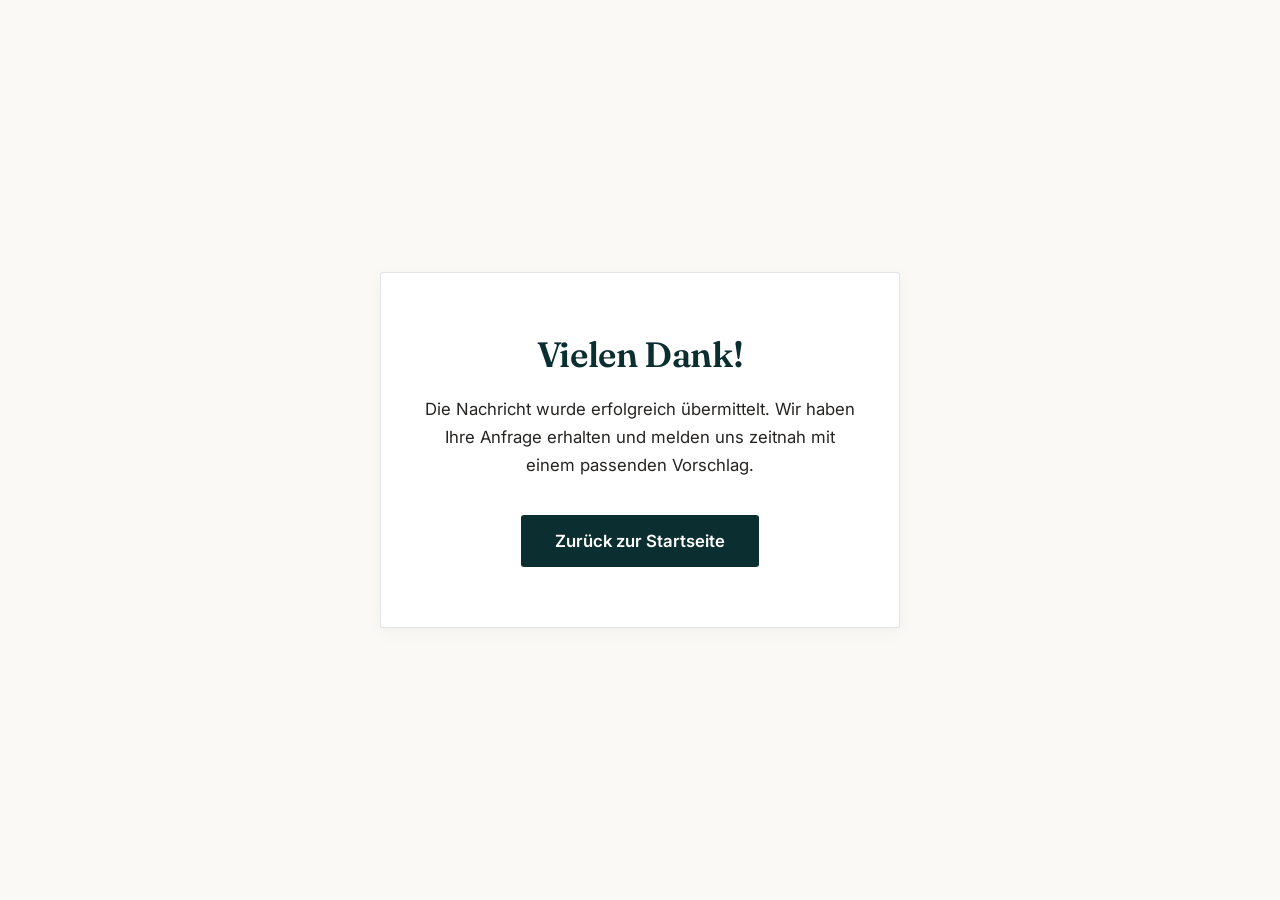
<file: danke.html>
<!DOCTYPE html>
<html lang="de">
<head>
  <meta charset="UTF-8">
  <meta name="viewport" content="width=device-width, initial-scale=1.0">
  <title>Vielen Dank – Gastropix</title>
  <!-- Google Fonts für konsistentes Design -->
  <link href="https://fonts.googleapis.com/css2?family=Fraunces:opsz,wght@9..144,400;9..144,600;9..144,700&family=Inter:wght@400;500;600&display=swap" rel="stylesheet">
  <style>
    :root {
      --primary-color: #B8874F;
      --secondary-color: #0B2E30;
      --dark-color: #0B2E30;
      --background-color: #FAF9F6;
      --text-color: #262422;
    }

    * {
      box-sizing: border-box;
    }

    body {
      font-family: 'Inter', sans-serif;
      margin: 0;
      padding: 0;
      color: var(--text-color);
      background-color: var(--background-color);
      display: flex;
      justify-content: center;
      align-items: center;
      min-height: 100vh;
      padding: 20px;
    }

    .thank-you-card {
      background: white;
      padding: 60px 40px;
      border-radius: 3px;
      border: 1px solid rgba(11, 46, 48, 0.12);
      max-width: 520px;
      width: 100%;
      text-align: center;
      box-shadow: 0 4px 20px rgba(0,0,0,0.04);
    }

    h1 {
      font-family: 'Fraunces', serif;
      font-weight: 600;
      font-size: 2.2rem;
      color: var(--secondary-color);
      margin-top: 0;
      margin-bottom: 20px;
      letter-spacing: -0.01em;
    }

    p {
      font-size: 1.05em;
      color: var(--text-color);
      line-height: 1.65;
      margin-bottom: 35px;
    }

    .cta-button {
      display: inline-block;
      font-family: 'Inter', sans-serif;
      font-weight: 600;
      font-size: 1.05em;
      color: white;
      background-color: var(--secondary-color);
      padding: 16px 34px;
      border-radius: 3px;
      border: none;
      text-decoration: none;
      cursor: pointer;
      transition: background-color 0.3s ease, transform 0.3s ease;
    }

    .cta-button:hover {
      background-color: var(--primary-color);
      transform: translateY(-2px);
    }
  </style>
</head>
<body>

  <div class="thank-you-card">
    <h1>Vielen Dank!</h1>
    <p>Die Nachricht wurde erfolgreich übermittelt. Wir haben Ihre Anfrage erhalten und melden uns zeitnah mit einem passenden Vorschlag.</p>
    <a href="/" class="cta-button">Zurück zur Startseite</a>
  </div>

</body>
</html>
</file>
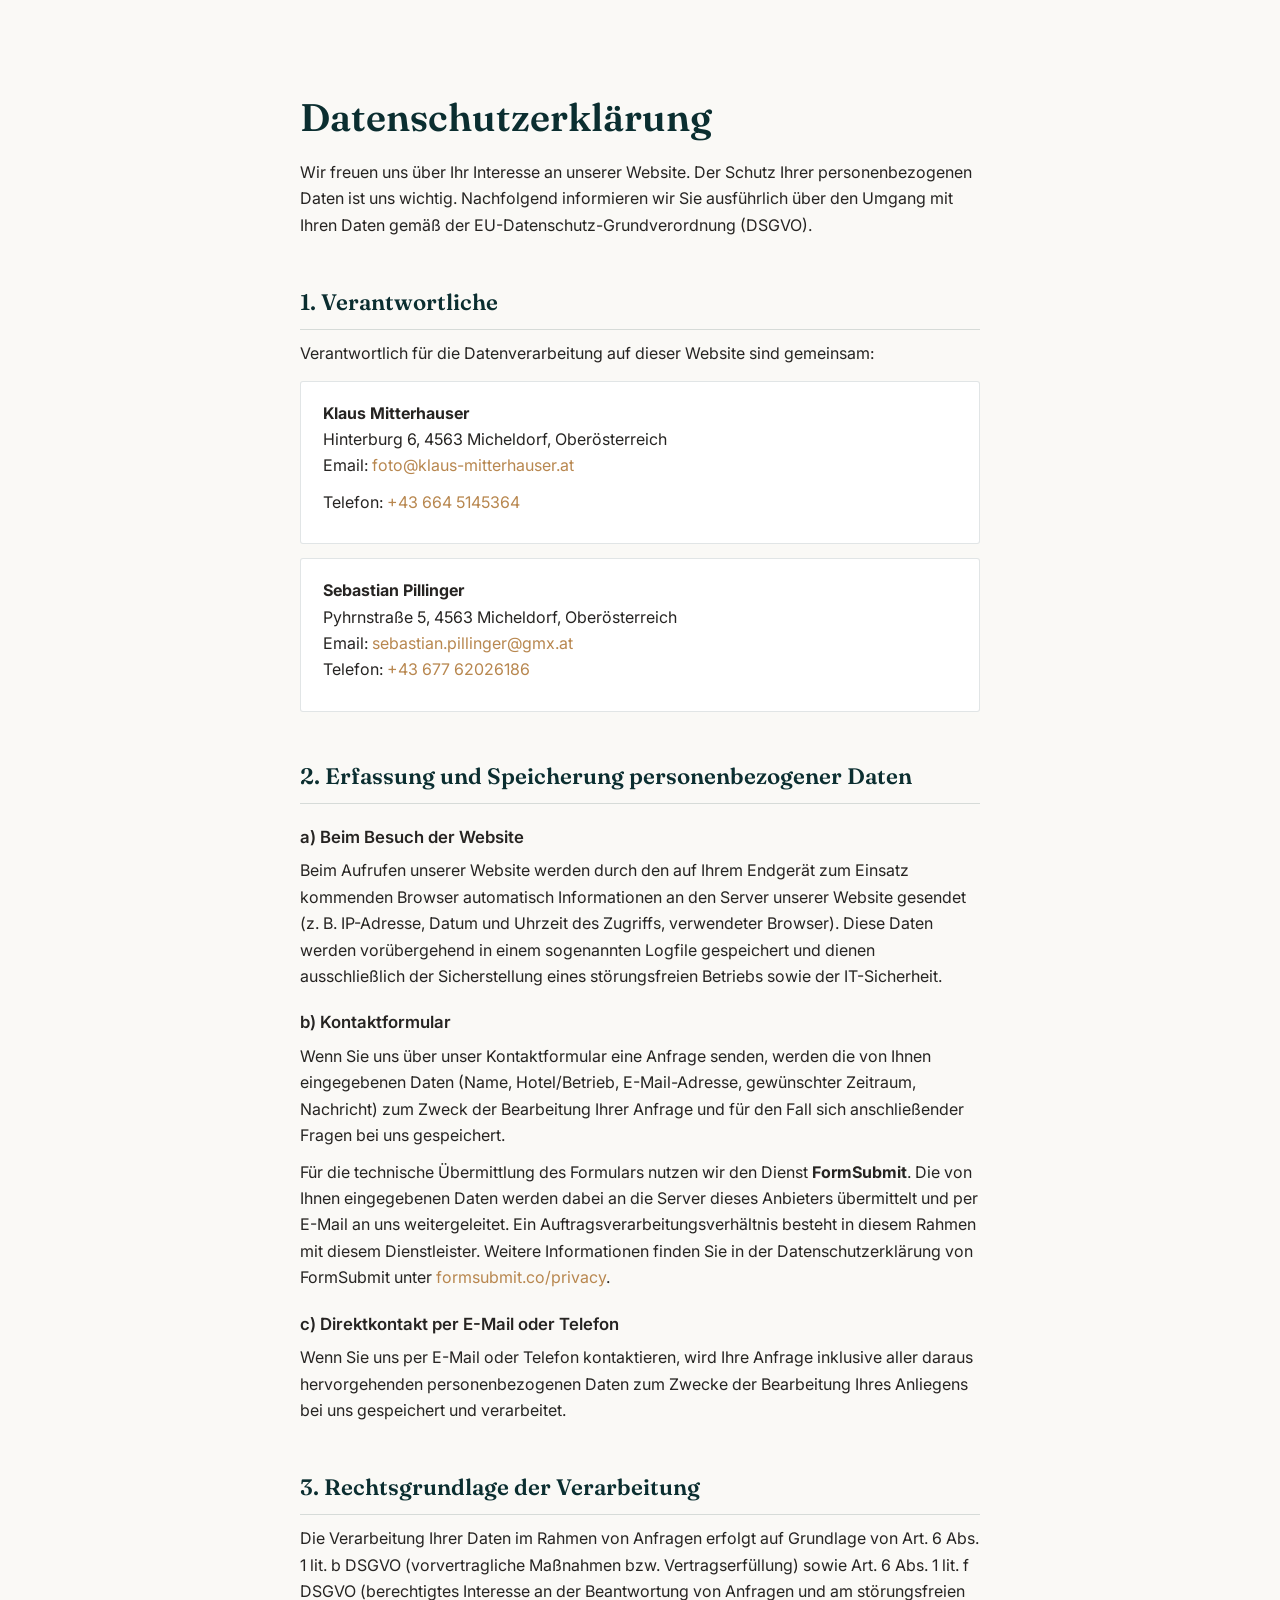
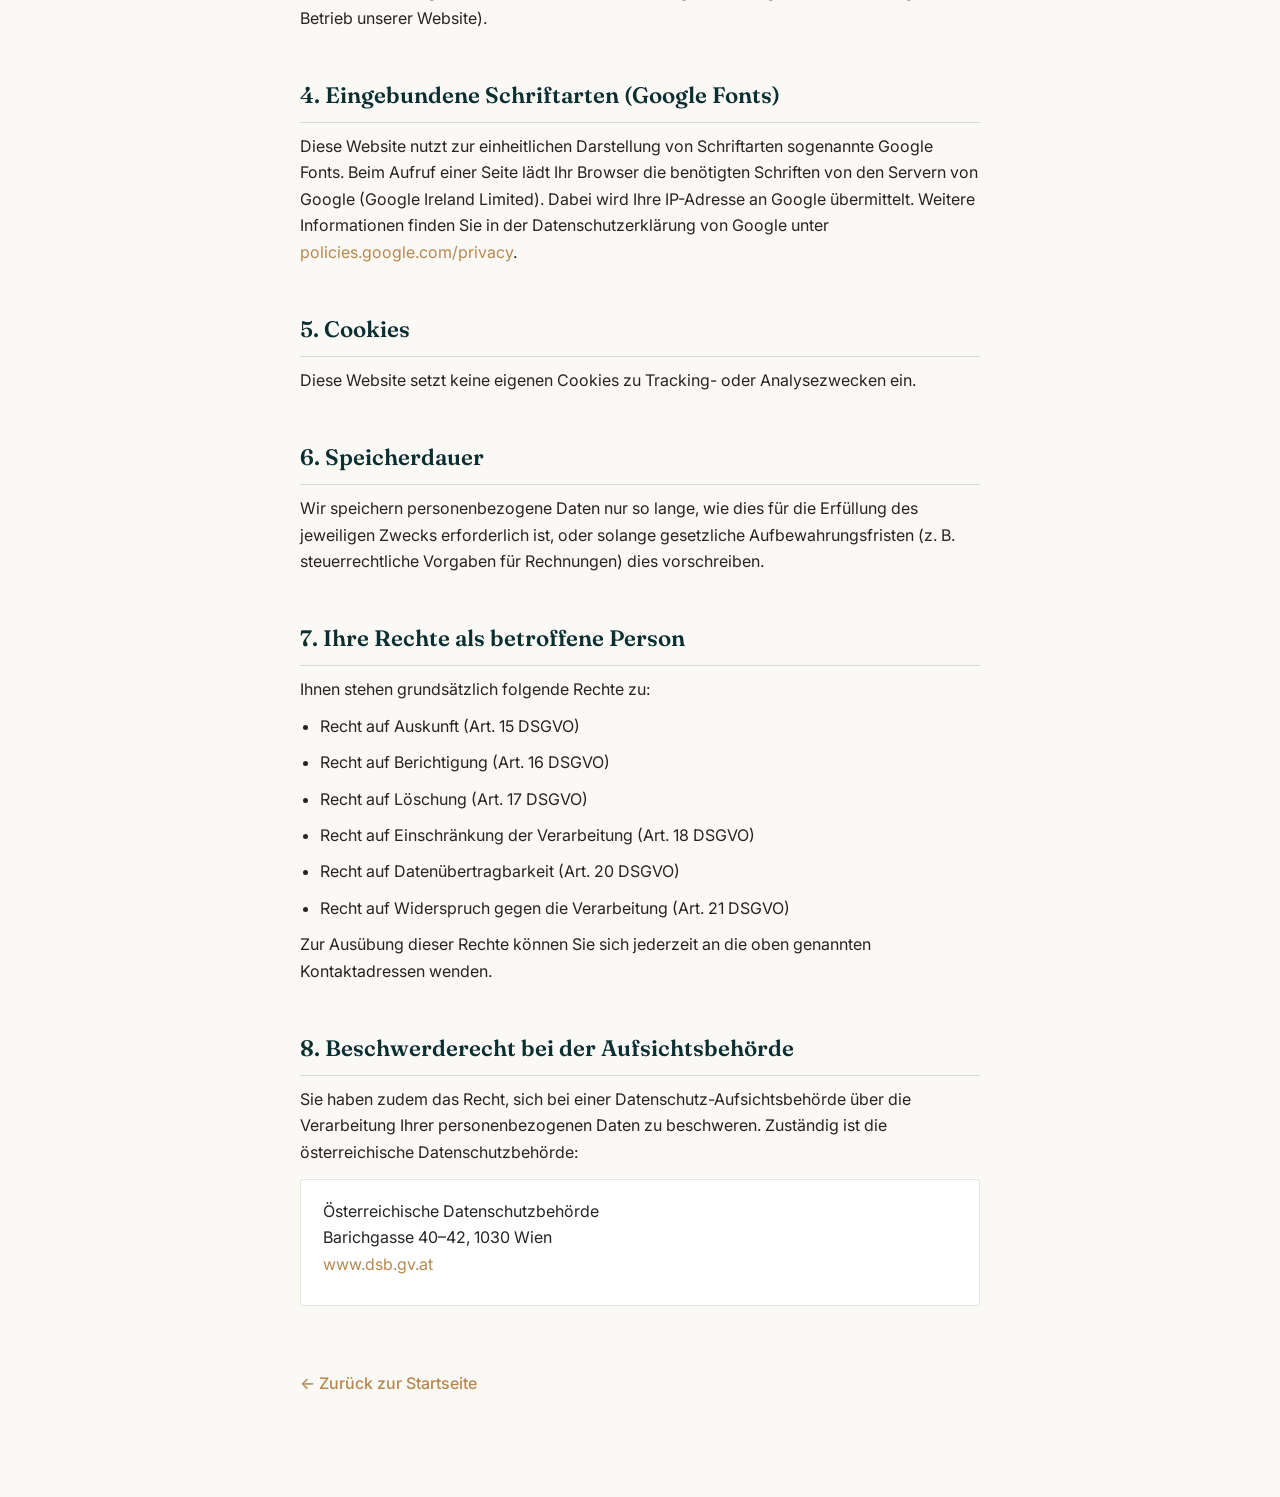
<file: datenschutz.html>
<!DOCTYPE html>
<html lang="de">
<head>
    <meta charset="UTF-8">
    <meta name="viewport" content="width=device-width, initial-scale=1.0">
    <title>Datenschutz – Klaus Mitterhauser &amp; Sebastian Pillinger</title>
    <link href="https://fonts.googleapis.com/css2?family=Fraunces:opsz,wght@9..144,400;9..144,600;9..144,700&family=Inter:wght@400;500;600&display=swap" rel="stylesheet">
    <style>
        :root {
            --primary-color: #B8874F;
            --secondary-color: #0B2E30;
            --background-color: #FAF9F6;
            --text-color: #262422;
        }
        * { box-sizing: border-box; }
        body {
            font-family: 'Inter', sans-serif;
            margin: 0;
            padding: 0;
            background-color: var(--background-color);
            color: var(--text-color);
            line-height: 1.65;
        }
        .page-wrap {
            max-width: 720px;
            margin: 0 auto;
            padding: 60px 20px 100px;
        }
        h1 {
            font-family: 'Fraunces', serif;
            font-weight: 600;
            font-size: 2.4em;
            color: var(--secondary-color);
            margin-bottom: 10px;
        }
        h2 {
            font-family: 'Fraunces', serif;
            font-weight: 600;
            font-size: 1.4em;
            color: var(--secondary-color);
            margin-top: 46px;
            margin-bottom: 10px;
            border-bottom: 1px solid rgba(11, 46, 48, 0.15);
            padding-bottom: 8px;
        }
        h3 {
            font-family: 'Inter', sans-serif;
            font-weight: 600;
            font-size: 1.05em;
            margin: 20px 0 6px;
        }
        p, li { font-size: 1em; margin: 0 0 10px; }
        ul { padding-left: 20px; margin: 0 0 10px; }
        a { color: var(--primary-color); text-decoration: none; }
        a:hover { text-decoration: underline; }
        .info-box {
            background: white;
            border: 1px solid rgba(11, 46, 48, 0.12);
            border-radius: 3px;
            padding: 18px 22px;
            margin: 14px 0;
        }
        .back-link {
            display: inline-block;
            margin-top: 50px;
            font-weight: 500;
        }
    </style>
</head>
<body>
    <div class="page-wrap">
        <h1>Datenschutzerklärung</h1>
        <p>Wir freuen uns über Ihr Interesse an unserer Website. Der Schutz Ihrer personenbezogenen Daten ist uns wichtig. Nachfolgend informieren wir Sie ausführlich über den Umgang mit Ihren Daten gemäß der EU-Datenschutz-Grundverordnung (DSGVO).</p>

        <h2>1. Verantwortliche</h2>
        <p>Verantwortlich für die Datenverarbeitung auf dieser Website sind gemeinsam:</p>
        <div class="info-box">
            <p><strong>Klaus Mitterhauser</strong><br>
            Hinterburg 6, 4563 Micheldorf, Oberösterreich<br>
            Email: <a href="mailto:foto@klaus-mitterhauser.at">foto@klaus-mitterhauser.at</a></p>
            Telefon: <a href="tel:+436645145364">+43 664 5145364</a></p>
        </div>
        <div class="info-box">
            <p><strong>Sebastian Pillinger</strong><br>
            Pyhrnstraße 5, 4563 Micheldorf, Oberösterreich<br>
            Email: <a href="mailto:sebastian.pillinger@gmx.at">sebastian.pillinger@gmx.at</a><br>
            Telefon: <a href="tel:+4367762026186">+43 677 62026186</a></p>
        </div>

        <h2>2. Erfassung und Speicherung personenbezogener Daten</h2>
        <h3>a) Beim Besuch der Website</h3>
        <p>Beim Aufrufen unserer Website werden durch den auf Ihrem Endgerät zum Einsatz kommenden Browser automatisch Informationen an den Server unserer Website gesendet (z. B. IP-Adresse, Datum und Uhrzeit des Zugriffs, verwendeter Browser). Diese Daten werden vorübergehend in einem sogenannten Logfile gespeichert und dienen ausschließlich der Sicherstellung eines störungsfreien Betriebs sowie der IT-Sicherheit.</p>

        <h3>b) Kontaktformular</h3>
        <p>Wenn Sie uns über unser Kontaktformular eine Anfrage senden, werden die von Ihnen eingegebenen Daten (Name, Hotel/Betrieb, E-Mail-Adresse, gewünschter Zeitraum, Nachricht) zum Zweck der Bearbeitung Ihrer Anfrage und für den Fall sich anschließender Fragen bei uns gespeichert.</p>
        <p>Für die technische Übermittlung des Formulars nutzen wir den Dienst <strong>FormSubmit</strong>. Die von Ihnen eingegebenen Daten werden dabei an die Server dieses Anbieters übermittelt und per E-Mail an uns weitergeleitet. Ein Auftragsverarbeitungsverhältnis besteht in diesem Rahmen mit diesem Dienstleister. Weitere Informationen finden Sie in der Datenschutzerklärung von FormSubmit unter <a href="https://formsubmit.co/privacy" target="_blank">formsubmit.co/privacy</a>.</p>

        <h3>c) Direktkontakt per E-Mail oder Telefon</h3>
        <p>Wenn Sie uns per E-Mail oder Telefon kontaktieren, wird Ihre Anfrage inklusive aller daraus hervorgehenden personenbezogenen Daten zum Zwecke der Bearbeitung Ihres Anliegens bei uns gespeichert und verarbeitet.</p>

        <h2>3. Rechtsgrundlage der Verarbeitung</h2>
        <p>Die Verarbeitung Ihrer Daten im Rahmen von Anfragen erfolgt auf Grundlage von Art. 6 Abs. 1 lit. b DSGVO (vorvertragliche Maßnahmen bzw. Vertragserfüllung) sowie Art. 6 Abs. 1 lit. f DSGVO (berechtigtes Interesse an der Beantwortung von Anfragen und am störungsfreien Betrieb unserer Website).</p>

        <h2>4. Eingebundene Schriftarten (Google Fonts)</h2>
        <p>Diese Website nutzt zur einheitlichen Darstellung von Schriftarten sogenannte Google Fonts. Beim Aufruf einer Seite lädt Ihr Browser die benötigten Schriften von den Servern von Google (Google Ireland Limited). Dabei wird Ihre IP-Adresse an Google übermittelt. Weitere Informationen finden Sie in der Datenschutzerklärung von Google unter <a href="https://policies.google.com/privacy" target="_blank">policies.google.com/privacy</a>.</p>

        <h2>5. Cookies</h2>
        <p>Diese Website setzt keine eigenen Cookies zu Tracking- oder Analysezwecken ein.</p>

        <h2>6. Speicherdauer</h2>
        <p>Wir speichern personenbezogene Daten nur so lange, wie dies für die Erfüllung des jeweiligen Zwecks erforderlich ist, oder solange gesetzliche Aufbewahrungsfristen (z. B. steuerrechtliche Vorgaben für Rechnungen) dies vorschreiben.</p>

        <h2>7. Ihre Rechte als betroffene Person</h2>
        <p>Ihnen stehen grundsätzlich folgende Rechte zu:</p>
        <ul>
            <li>Recht auf Auskunft (Art. 15 DSGVO)</li>
            <li>Recht auf Berichtigung (Art. 16 DSGVO)</li>
            <li>Recht auf Löschung (Art. 17 DSGVO)</li>
            <li>Recht auf Einschränkung der Verarbeitung (Art. 18 DSGVO)</li>
            <li>Recht auf Datenübertragbarkeit (Art. 20 DSGVO)</li>
            <li>Recht auf Widerspruch gegen die Verarbeitung (Art. 21 DSGVO)</li>
        </ul>
        <p>Zur Ausübung dieser Rechte können Sie sich jederzeit an die oben genannten Kontaktadressen wenden.</p>

        <h2>8. Beschwerderecht bei der Aufsichtsbehörde</h2>
        <p>Sie haben zudem das Recht, sich bei einer Datenschutz-Aufsichtsbehörde über die Verarbeitung Ihrer personenbezogenen Daten zu beschweren. Zuständig ist die österreichische Datenschutzbehörde:</p>
        <div class="info-box">
            <p>Österreichische Datenschutzbehörde<br>
            Barichgasse 40–42, 1030 Wien<br>
            <a href="https://www.dsb.gv.at" target="_blank">www.dsb.gv.at</a></p>
        </div>

        <a href="index.html#contact" class="back-link">← Zurück zur Startseite</a>
    </div>
</body>
</html>
</file>
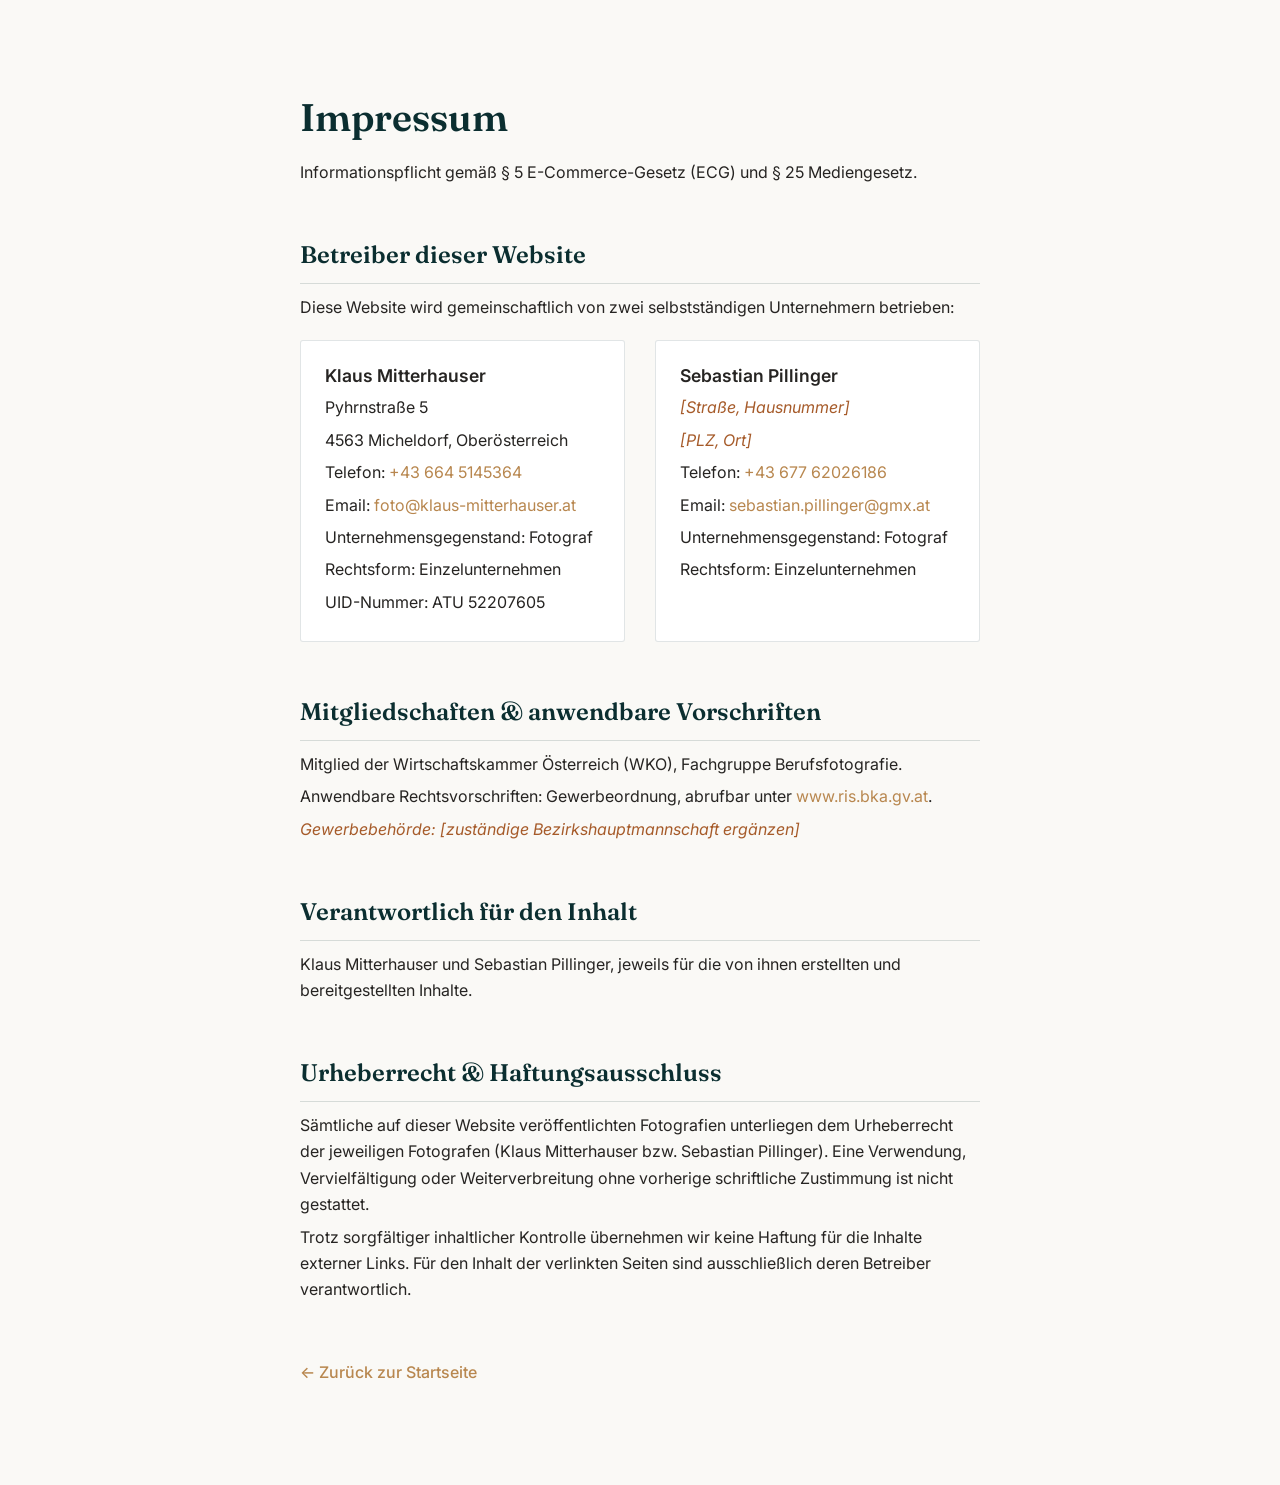
<file: impressum.html>
<!DOCTYPE html>
<html lang="de">
<head>
    <meta charset="UTF-8">
    <meta name="viewport" content="width=device-width, initial-scale=1.0">
    <title>Impressum – Hotel, Tourismus und Kulinarik</title>
    <link href="https://fonts.googleapis.com/css2?family=Fraunces:opsz,wght@9..144,400;9..144,600;9..144,700&family=Inter:wght@400;500;600&display=swap" rel="stylesheet">
    <style>
        :root {
            --primary-color: #B8874F;
            --secondary-color: #0B2E30;
            --background-color: #FAF9F6;
            --text-color: #262422;
        }
        * { box-sizing: border-box; }
        body {
            font-family: 'Inter', sans-serif;
            margin: 0;
            padding: 0;
            background-color: var(--background-color);
            color: var(--text-color);
            line-height: 1.65;
        }
        .page-wrap {
            max-width: 720px;
            margin: 0 auto;
            padding: 60px 20px 100px;
        }
        h1 {
            font-family: 'Fraunces', serif;
            font-weight: 600;
            font-size: 2.4em;
            color: var(--secondary-color);
            margin-bottom: 10px;
        }
        h2 {
            font-family: 'Fraunces', serif;
            font-weight: 600;
            font-size: 1.5em;
            color: var(--secondary-color);
            margin-top: 50px;
            margin-bottom: 10px;
            border-bottom: 1px solid rgba(11, 46, 48, 0.15);
            padding-bottom: 8px;
        }
        h3 {
            font-family: 'Inter', sans-serif;
            font-weight: 600;
            font-size: 1.1em;
            margin-top: 0;
            margin-bottom: 4px;
        }
        p { font-size: 1em; margin: 0 0 6px; }
        .intro { margin-bottom: 10px; }
        a { color: var(--primary-color); text-decoration: none; }
        a:hover { text-decoration: underline; }
        .operators {
            display: flex;
            flex-wrap: wrap;
            gap: 30px;
            margin-top: 20px;
        }
        .operator {
            flex: 1 1 260px;
            background: white;
            border: 1px solid rgba(11, 46, 48, 0.12);
            border-radius: 3px;
            padding: 20px 24px;
        }
        .placeholder {
            color: #A65B2A;
            font-style: italic;
        }
        .back-link {
            display: inline-block;
            margin-top: 50px;
            font-weight: 500;
        }
    </style>
</head>
<body>
    <div class="page-wrap">
        <h1>Impressum</h1>
        <p class="intro">Informationspflicht gemäß § 5 E-Commerce-Gesetz (ECG) und § 25 Mediengesetz.</p>

        <h2>Betreiber dieser Website</h2>
        <p>Diese Website wird gemeinschaftlich von zwei selbstständigen Unternehmern betrieben:</p>

        <div class="operators">
            <div class="operator">
                <h3>Klaus Mitterhauser</h3>
                <p>Pyhrnstraße 5</p>
                <p>4563 Micheldorf, Oberösterreich</p>
                <p>Telefon: <a href="tel:+436645145364">+43 664 5145364</a></p>
                <p>Email: <a href="mailto:foto@klaus-mitterhauser.at">foto@klaus-mitterhauser.at</a></p>
                <p>Unternehmensgegenstand: Fotograf</p>
                <p>Rechtsform: Einzelunternehmen</p>
                <p>UID-Nummer: ATU 52207605</p>
            </div>

            <div class="operator">
                <h3>Sebastian Pillinger</h3>
                <p class="placeholder">[Straße, Hausnummer]</p>
                <p class="placeholder">[PLZ, Ort]</p>
                <p>Telefon: <a href="tel:+4367762026186">+43 677 62026186</a></p>
                <p>Email: <a href="mailto:sebastian.pillinger@gmx.at">sebastian.pillinger@gmx.at</a></p>
                <p>Unternehmensgegenstand: Fotograf</p>
                <p>Rechtsform: Einzelunternehmen</p>
                <p class="placeholder"></p>
            </div>
        </div>

        <h2>Mitgliedschaften &amp; anwendbare Vorschriften</h2>
        <p>Mitglied der Wirtschaftskammer Österreich (WKO), Fachgruppe Berufsfotografie.</p>
        <p>Anwendbare Rechtsvorschriften: Gewerbeordnung, abrufbar unter <a href="https://www.ris.bka.gv.at" target="_blank">www.ris.bka.gv.at</a>.</p>
        <p class="placeholder">Gewerbebehörde: [zuständige Bezirkshauptmannschaft ergänzen]</p>

        <h2>Verantwortlich für den Inhalt</h2>
        <p>Klaus Mitterhauser und Sebastian Pillinger, jeweils für die von ihnen erstellten und bereitgestellten Inhalte.</p>

        <h2>Urheberrecht &amp; Haftungsausschluss</h2>
        <p>Sämtliche auf dieser Website veröffentlichten Fotografien unterliegen dem Urheberrecht der jeweiligen Fotografen (Klaus Mitterhauser bzw. Sebastian Pillinger). Eine Verwendung, Vervielfältigung oder Weiterverbreitung ohne vorherige schriftliche Zustimmung ist nicht gestattet.</p>
        <p>Trotz sorgfältiger inhaltlicher Kontrolle übernehmen wir keine Haftung für die Inhalte externer Links. Für den Inhalt der verlinkten Seiten sind ausschließlich deren Betreiber verantwortlich.</p>

        <a href="index.html#contact" class="back-link">← Zurück zur Startseite</a>
    </div>
</body>
</html>
</file>
